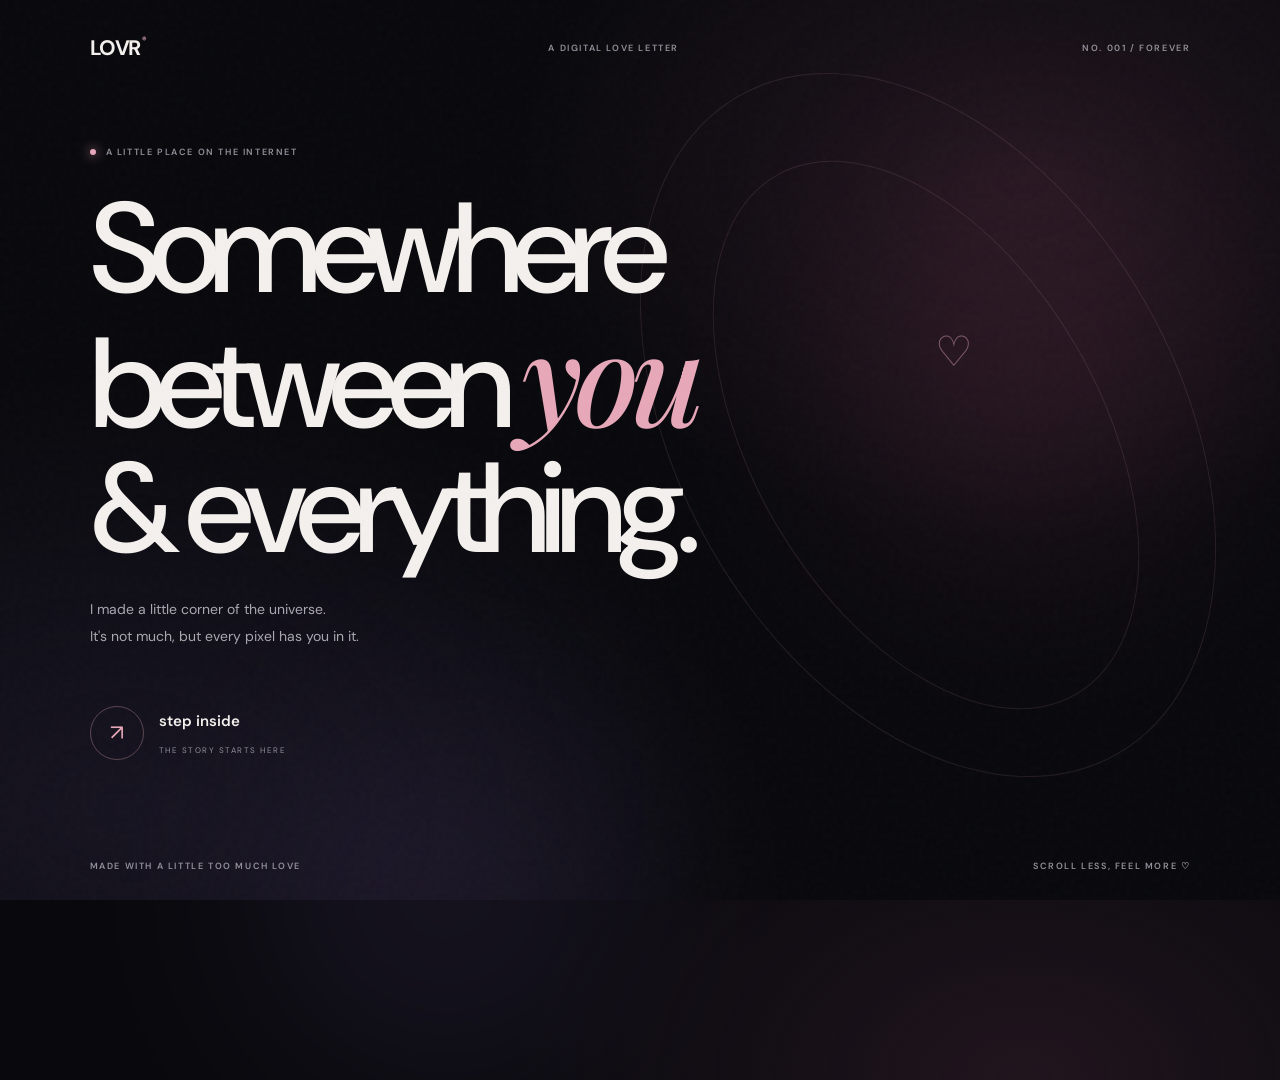
<file: index.html>
<!DOCTYPE html>
<html lang="id">
<head>
  <meta charset="UTF-8"><meta name="viewport" content="width=device-width, initial-scale=1">
  <meta name="theme-color" content="#09090d">
  <meta name="description" content="A little digital universe made for your favorite person.">
  <title>LOVR — made for you</title>
  <link rel="preconnect" href="https://fonts.googleapis.com"><link rel="preconnect" href="https://fonts.gstatic.com" crossorigin>
  <link href="https://fonts.googleapis.com/css2?family=DM+Sans:wght@400;500;600;700&family=Playfair+Display:ital,wght@0,500;0,600;1,500;1,600&display=swap" rel="stylesheet">
  <link rel="stylesheet" href="style.css">
</head>
<body class="intro-page">
  <div class="noise"></div><div class="ambient ambient-one"></div><div class="ambient ambient-two"></div>
  <main class="intro-shell">
    <nav class="topbar"><a class="brand" href="index.html">LOVR<span>®</span></a><span class="top-note">A DIGITAL LOVE LETTER</span><span class="top-index">NO. 001 / FOREVER</span></nav>
    <section class="intro-content">
      <p class="eyebrow"><i></i> A LITTLE PLACE ON THE INTERNET</p>
      <h1>Somewhere<br>between <em>you</em><br>& everything.</h1>
      <p class="intro-copy">I made a little corner of the universe.<br>It's not much, but every pixel has you in it.</p>
      <a class="enter-link" href="story.html"><span class="enter-icon">↗</span><span>step inside</span><small>THE STORY STARTS HERE</small></a>
    </section>
    <div class="intro-bottom"><span>MADE WITH A LITTLE TOO MUCH LOVE</span><span>SCROLL LESS, FEEL MORE ♡</span></div>
    <div class="orbit orbit-a"></div><div class="orbit orbit-b"></div><div class="floating-heart">♡</div>
  </main>
  <script src="script.js"></script>
</body></html>
</file>
<file: style.css>
*{box-sizing:border-box} :root{--bg:#09090d;--panel:#111117;--panel2:#17171e;--text:#f4f0ed;--muted:#92909a;--line:rgba(255,255,255,.12);--pink:#e7a8b9;--serif:'Playfair Display',Georgia,serif;--sans:'DM Sans',Arial,sans-serif}html{scroll-behavior:smooth}body{margin:0;background:var(--bg);color:var(--text);font-family:var(--sans);font-size:14px;min-height:100vh;overflow-x:hidden}a{color:inherit;text-decoration:none}button{font:inherit}.noise{position:fixed;inset:0;pointer-events:none;z-index:5;opacity:.045;background-image:url("data:image/svg+xml,%3Csvg viewBox='0 0 180 180' xmlns='http://www.w3.org/2000/svg'%3E%3Cfilter id='n'%3E%3CfeTurbulence type='fractalNoise' baseFrequency='.9' numOctaves='3' stitchTiles='stitch'/%3E%3C/filter%3E%3Crect width='100%25' height='100%25' filter='url(%23n)' opacity='.5'/%3E%3C/svg%3E")}.brand{font-size:21px;font-weight:700;letter-spacing:-1.5px}.brand span{font-size:9px;vertical-align:top;margin-left:2px;color:var(--pink)}.intro-page{background:radial-gradient(ellipse at 80% 20%,#21151e 0,transparent 35%),radial-gradient(ellipse at 10% 90%,#171421 0,transparent 38%),var(--bg)}.intro-shell{position:relative;min-height:100svh;padding:34px 7vw 28px;display:flex;flex-direction:column;overflow:hidden}.topbar,.intro-bottom{display:flex;align-items:center;justify-content:space-between;position:relative;z-index:2}.top-note,.top-index,.intro-bottom,.eyebrow,.header-tag,.timeline-date,.paper-top,.paper-bottom,.card-caption,.gallery-tile>span,.gallery-note,.track-row small,.surprise-foot{font-size:9px;letter-spacing:1.6px;color:var(--muted);font-weight:600}.intro-content{position:relative;z-index:2;margin:auto 0;padding:70px 0 90px;max-width:800px}.eyebrow{display:flex;align-items:center;gap:10px}.eyebrow i{width:6px;height:6px;border-radius:50%;background:var(--pink);box-shadow:0 0 12px var(--pink)}h1{font-size:clamp(58px,10vw,130px);line-height:.98;letter-spacing:-.075em;font-weight:500;margin:28px 0 25px}h1 em,h2 em{font-family:var(--serif);font-weight:500;color:var(--pink);letter-spacing:-.06em}.intro-copy,.lead{color:#aaa7b0;line-height:1.9;font-size:14px}.enter-link{margin-top:42px;display:inline-grid;grid-template-columns:54px auto;align-items:center;column-gap:15px}.enter-icon{grid-row:span 2;width:54px;height:54px;border:1px solid #5a4550;border-radius:50%;display:grid;place-items:center;color:var(--pink);font-size:22px;transition:.3s}.enter-link:hover .enter-icon{background:var(--pink);color:#171017;transform:rotate(45deg)}.enter-link>span:nth-child(2){font-size:15px;font-weight:600}.enter-link small{font-size:8px;letter-spacing:1.5px;color:var(--muted);margin-top:4px}.intro-bottom{margin-top:auto}.ambient{position:absolute;width:380px;height:380px;border-radius:50%;filter:blur(100px);opacity:.15}.ambient-one{background:#a34c70;right:5%;top:20%}.ambient-two{background:#66508e;left:20%;bottom:-20%}.orbit{position:absolute;border:1px solid rgba(231,168,185,.12);border-radius:50%;transform:rotate(-30deg)}.orbit-a{width:500px;height:760px;right:8%;top:5%}.orbit-b{width:350px;height:600px;right:14%;top:15%}.floating-heart{position:absolute;right:24%;top:36%;font-size:42px;color:var(--pink);opacity:.45;animation:float 5s ease-in-out infinite}@keyframes float{50%{transform:translateY(-18px) rotate(12deg)}}.site-header{height:82px;border-bottom:1px solid var(--line);display:flex;align-items:center;justify-content:space-between;padding:0 7vw;position:relative;z-index:8}.main-nav{display:flex;gap:27px}.main-nav a{font-size:9px;letter-spacing:1.3px;color:var(--muted);transition:.2s}.main-nav a:hover,.main-nav a.active{color:var(--text)}.main-nav a.active:after{content:"";display:block;width:13px;height:1px;background:var(--pink);margin-top:7px}.header-tag{font-size:8px}.menu-toggle{display:none;background:none;color:var(--text);border:0;font-size:22px}.page-wrap{max-width:1120px;margin:auto;padding:85px 7vw 60px}.page-hero{max-width:750px;margin-bottom:70px}.page-hero h1{font-size:clamp(54px,8vw,95px);margin:22px 0}.page-hero.compact{margin-bottom:55px}.page-hero.compact h1{font-size:clamp(52px,7vw,82px)}.lead{max-width:490px}.feature-grid{display:grid;grid-template-columns:1fr 1fr;gap:18px}.feature-card,.quote-card{min-height:390px;background:var(--panel);border:1px solid var(--line);padding:18px}.photo-placeholder{height:320px;background:linear-gradient(145deg,#30212b,#17151c 65%,#44303b);display:grid;place-items:center;position:relative;color:#d6b5c0;text-align:center;font-size:30px;line-height:1.05;letter-spacing:-1px;font-family:var(--serif);font-style:italic}.photo-placeholder small{position:absolute;bottom:14px;left:15px;font:9px var(--sans);letter-spacing:1.4px}.card-caption{display:flex;justify-content:space-between;margin-top:16px}.quote-card{display:flex;flex-direction:column;justify-content:center;padding:clamp(28px,5vw,65px);background:linear-gradient(145deg,#19161e,#101015)}.quote-mark{font:90px var(--serif);color:var(--pink);height:75px}.quote-card p{font:clamp(23px,3vw,35px)/1.45 var(--serif);max-width:440px}.quote-card small{font-size:8px;letter-spacing:1.5px;color:var(--muted)}.timeline-section{margin-top:130px;display:grid;grid-template-columns:.8fr 1.2fr;gap:50px}.section-heading h2,.music-info h2{font:500 clamp(42px,5vw,65px)/1.08 var(--sans);letter-spacing:-.06em;margin:20px 0}.timeline-item{display:grid;grid-template-columns:130px 1fr 28px;gap:18px;padding:25px 0;border-top:1px solid var(--line)}.timeline-date{padding-top:7px;font-size:8px}.timeline-item h3{font:24px var(--serif);margin:0 0 8px}.timeline-item p{color:var(--muted);line-height:1.8;margin:0;max-width:390px}.timeline-item>b{color:#6e6872;font-size:10px}.closing-strip{margin-top:110px;padding:24px 0;border-top:1px solid var(--line);border-bottom:1px solid var(--line);display:flex;justify-content:space-between;align-items:center}.closing-strip p{font-size:9px;letter-spacing:1.6px;color:var(--muted)}.closing-strip a,.outline-link{font-size:9px;letter-spacing:1.4px;border-bottom:1px solid var(--pink);padding-bottom:8px}.closing-strip a span{color:var(--pink);margin-left:14px}.site-footer{border-top:1px solid var(--line);padding:24px 7vw;display:flex;justify-content:space-between;color:#716e78;font-size:8px;letter-spacing:1.4px}.letter-layout{display:grid;grid-template-columns:.8fr 1.2fr;gap:25px;align-items:start}.letter-list{display:grid;gap:10px}.letter-tab{text-align:left;background:var(--panel);border:1px solid var(--line);color:var(--text);padding:20px;display:grid;grid-template-columns:35px 1fr;gap:6px;cursor:pointer;transition:.2s}.letter-tab.selected,.letter-tab:hover{border-color:#a87688;background:#19151c}.letter-tab>span{grid-row:span 2;color:var(--pink);font-size:10px}.letter-tab b{font-size:13px}.letter-tab small{font-size:8px;letter-spacing:1px;color:var(--muted)}.letter-paper{background:#e9e0d9;color:#2b2225;padding:clamp(25px,5vw,55px);min-height:430px;position:relative}.paper-top,.paper-bottom{display:flex;justify-content:space-between;color:#81747a;font-size:8px}.handwritten{font:italic 30px var(--serif);margin-top:55px}.letter-paper #letter-body{font:15px/2 var(--serif);color:#51474b;max-width:520px}.letter-sign{font:14px/1.7 var(--serif);margin-top:35px}.letter-sign em{font-size:22px;color:#8c5368}.paper-bottom{position:absolute;bottom:22px;left:clamp(25px,5vw,55px)}.gallery-grid{display:grid;grid-template-columns:1fr 1fr 1fr;grid-auto-rows:210px;gap:14px}.gallery-tile{position:relative;background:linear-gradient(145deg,#29202a,#17151d);border:1px solid var(--line);overflow:hidden;display:grid;place-items:center}.gallery-tile:after{content:"ADD YOUR PHOTO";font-size:8px;letter-spacing:2px;color:#a38b98;position:absolute}.gallery-tile img{width:100%;height:100%;object-fit:cover;position:absolute;z-index:1;transition:transform .5s}.gallery-tile:hover img{transform:scale(1.05)}.gallery-tile>span{position:absolute;z-index:2;bottom:13px;left:14px;color:white;text-shadow:0 1px 8px #000}.tile-tall{grid-row:span 2}.tile-wide{grid-column:span 2}.gallery-note{text-align:center;margin-top:30px}.music-feature{display:grid;grid-template-columns:1fr 1fr;align-items:center;gap:50px;background:var(--panel);border:1px solid var(--line);padding:clamp(25px,6vw,70px)}.vinyl{width:min(300px,65vw);aspect-ratio:1;border-radius:50%;margin:auto;background:repeating-radial-gradient(circle,#17171d 0 3px,#24232b 4px 5px);display:grid;place-items:center;box-shadow:0 25px 70px #0008;animation:spin 16s linear infinite}.vinyl-center{width:31%;aspect-ratio:1;border-radius:50%;background:radial-gradient(circle,#e7a8b9 0 3%,#5a3345 4% 100%);display:grid;place-items:center;color:#f6dce5;font-size:25px}@keyframes spin{to{transform:rotate(360deg)}}.music-info h2{font-size:clamp(40px,5vw,60px)}.music-info>p:not(.eyebrow){color:var(--muted);line-height:1.8;max-width:320px;margin-bottom:25px}.track-list{margin-top:25px}.track-row{display:grid;grid-template-columns:45px 1fr 30px;align-items:center;padding:20px 8px;border-bottom:1px solid var(--line)}.track-row>span{color:var(--pink)}.track-row b{font-size:13px}.track-row small{display:block;margin-top:5px;font-size:8px}.surprise-wrap{min-height:calc(100vh - 150px)}.surprise-box{max-width:700px;margin:70px auto 60px;text-align:center;padding:clamp(35px,7vw,85px) 20px;background:radial-gradient(ellipse at center,#251922,transparent 70%);border-top:1px solid var(--line);border-bottom:1px solid var(--line)}.sparkle{font-size:35px;color:var(--pink);margin-bottom:25px}.surprise-box h2{font:clamp(32px,5vw,55px)/1.25 var(--serif);font-weight:500;margin:25px 0 35px}.reveal-button{border:1px solid #755363;background:transparent;color:var(--text);padding:16px 22px;letter-spacing:1.4px;font-size:9px;cursor:pointer;transition:.25s}.reveal-button:hover{background:var(--pink);color:#171017}.reveal-button span{margin-left:20px}.surprise-foot{margin-top:35px}.back-home{display:block;text-align:center;font-size:9px;letter-spacing:1.4px;color:var(--muted)}.fade-in{animation:fade .7s ease both}@keyframes fade{from{opacity:0;transform:translateY(15px)}to{opacity:1;transform:none}}
@media(max-width:760px){.intro-shell{padding:25px 7vw 22px}.top-note{display:none}.top-index{font-size:7px}.intro-content{padding:80px 0}.intro-content h1{font-size:clamp(58px,16vw,90px)}.orbit-a{right:-60%;top:15%}.orbit-b{right:-50%}.floating-heart{right:15%;top:28%}.site-header{height:70px;padding:0 6vw}.menu-toggle{display:block}.header-tag{display:none}.main-nav{display:none;position:absolute;top:69px;left:0;right:0;background:#101015;padding:22px 7vw 28px;border-bottom:1px solid var(--line);flex-direction:column;gap:20px}.main-nav.open{display:flex}.main-nav a{font-size:10px}.page-wrap{padding:65px 6vw 45px}.page-hero{margin-bottom:45px}.page-hero h1{font-size:clamp(54px,14vw,76px)}.feature-grid,.timeline-section,.letter-layout,.music-feature{grid-template-columns:1fr}.feature-card,.quote-card{min-height:unset}.photo-placeholder{height:290px}.quote-card{padding:35px;min-height:280px}.timeline-section{margin-top:85px;gap:25px}.timeline-item{grid-template-columns:1fr 25px;gap:8px}.timeline-date{grid-column:1/-1}.timeline-item>div{grid-column:1}.timeline-item>b{grid-column:2;grid-row:2}.closing-strip{margin-top:75px;gap:15px}.closing-strip p{font-size:7px}.site-footer{padding:22px 6vw;gap:15px;font-size:7px}.letter-paper{min-height:410px}.gallery-grid{grid-template-columns:1fr 1fr;grid-auto-rows:170px;gap:9px}.tile-tall{grid-row:span 2}.tile-wide{grid-column:span 2}.music-feature{gap:35px}.vinyl{width:min(240px,65vw)}.surprise-box{margin:40px auto}.intro-bottom{font-size:7px;gap:15px}.intro-bottom span:last-child{text-align:right}}
@media(prefers-reduced-motion:reduce){*,*::before,*::after{scroll-behavior:auto!important;animation-duration:.01ms!important;transition-duration:.01ms!important}}

/* Botanical side ornaments — inspired by elegant floral invitation layouts */
.botanical{position:fixed;z-index:0;top:50%;width:clamp(72px,12vw,170px);height:min(82vh,900px);transform:translateY(-50%);background:url("assets/botanical-side.svg") center/contain no-repeat;opacity:.42;pointer-events:none;filter:drop-shadow(0 0 12px #9d536b22)}
.botanical-left{left:0}
.botanical-right{right:0;transform:translateY(-50%) scaleX(-1)}
.site-header,.page-wrap,.site-footer{position:relative;z-index:1}
@media(max-width:760px){.botanical{width:54px;height:65vh;opacity:.24}.botanical-left{left:-13px}.botanical-right{right:-13px}.page-wrap{padding-left:15vw;padding-right:15vw}.site-header{padding-left:6vw;padding-right:6vw}.site-footer{padding-left:6vw;padding-right:6vw}}
@media(max-width:420px){.botanical{width:37px;opacity:.19}.page-wrap{padding-left:12vw;padding-right:12vw}.page-hero h1{font-size:clamp(43px,12vw,60px)}}
</file>
